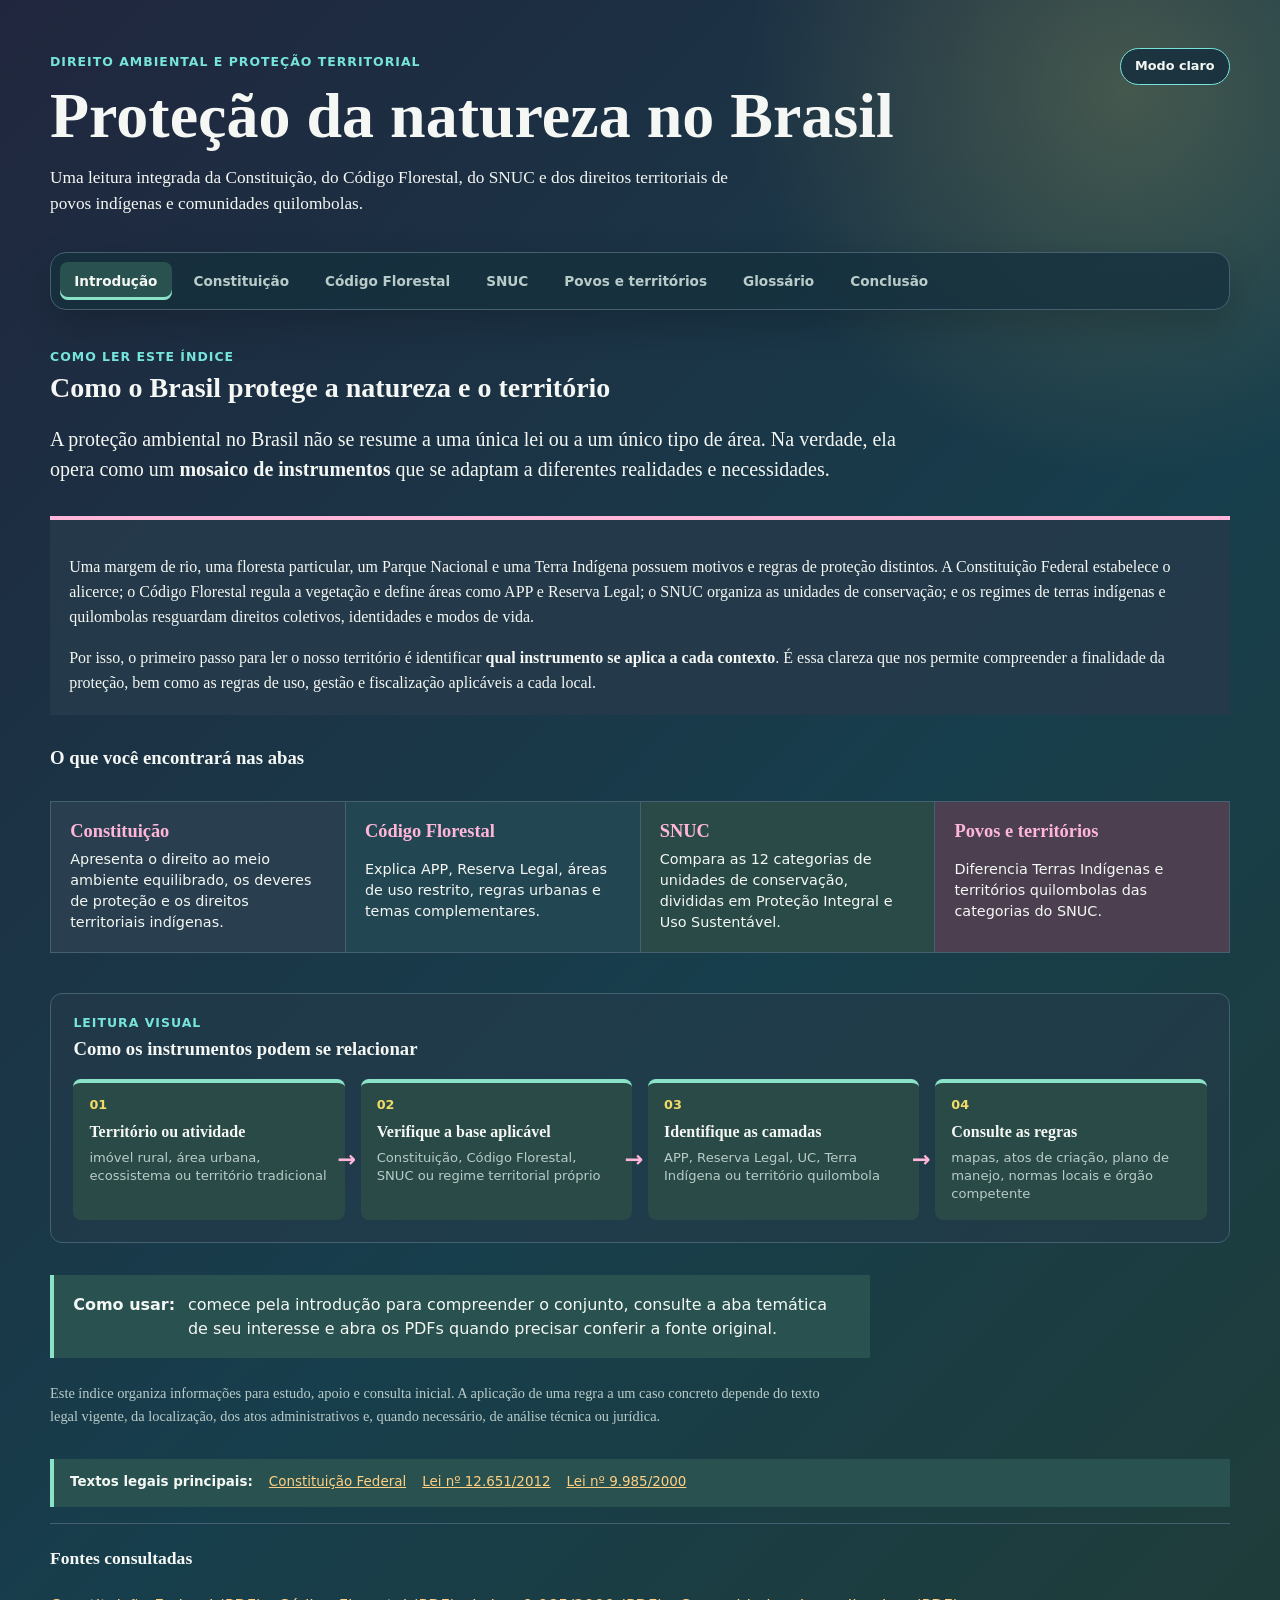
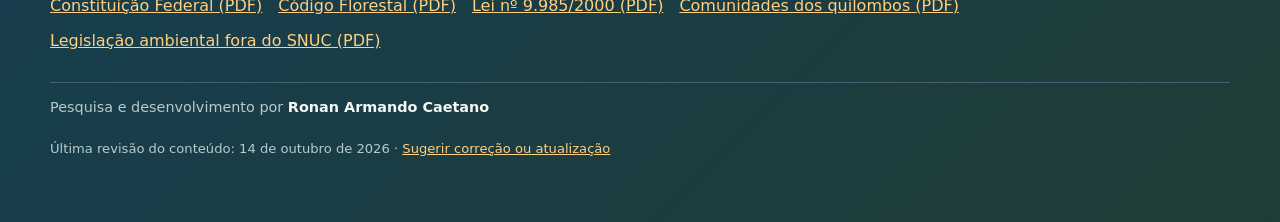
<file: index.html>
<!DOCTYPE html>
<html lang="pt-BR">
<head>
  <meta charset="UTF-8">
  <meta http-equiv="refresh" content="0; url=web_interacion/index_snuc_categorias.html">
  <meta name="viewport" content="width=device-width, initial-scale=1">
  <title>Proteção da natureza no Brasil</title>
</head>
<body>
  <p>Redirecionando para o índice de proteção da natureza.</p>
  <p><a href="web_interacion/index_snuc_categorias.html">Abrir o índice</a></p>
</body>
</html>
</file>
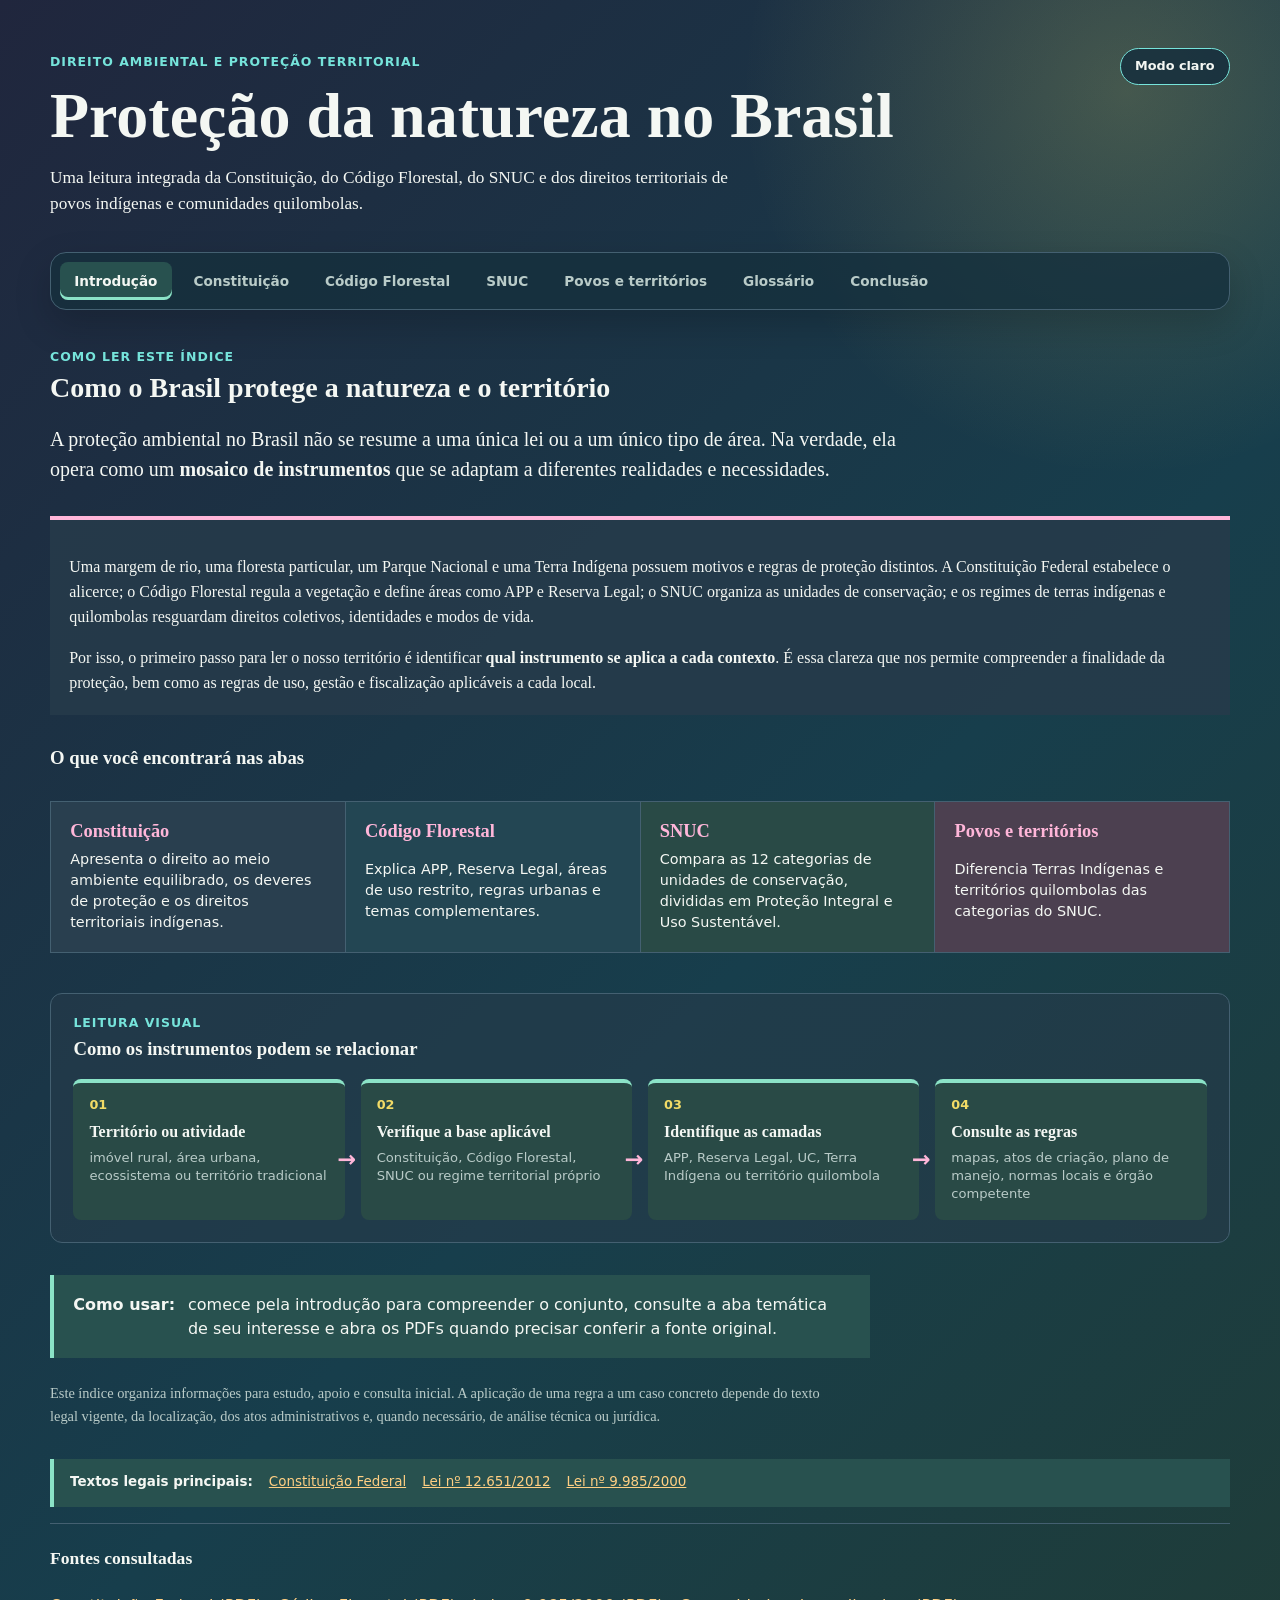
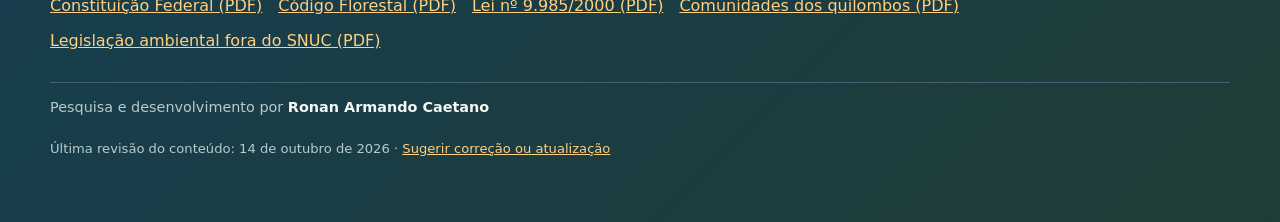
<file: web_interacion/index_snuc_categorias.html>
<!DOCTYPE html>
<html lang="pt-BR">
<head>
  <meta charset="UTF-8">
  <title>Proteção da natureza no Brasil</title>
  <link rel="stylesheet" href="snuc_categorias.css">
</head>
<body>
  <header class="cabecalho">
    <div class="cabecalho-topo">
      <p class="eyebrow">Direito ambiental e proteção territorial</p>
      <button id="alternar-tema" class="alternar-tema" type="button" aria-pressed="false">Modo claro</button>
    </div>
    <h1>Proteção da natureza no Brasil</h1>
    <p class="intro">Uma leitura integrada da Constituição, do Código Florestal, do SNUC e dos direitos territoriais de povos indígenas e comunidades quilombolas.</p>
  </header>

  <nav class="abas" aria-label="Seções da pesquisa" role="tablist">
    <button class="aba ativa" id="tab-introducao" data-aba="introducao" role="tab" aria-selected="true" aria-controls="introducao">Introdução</button>
    <button class="aba" id="tab-constituicao" data-aba="constituicao" role="tab" aria-selected="false" aria-controls="constituicao">Constituição</button>
    <button class="aba" id="tab-florestal" data-aba="florestal" role="tab" aria-selected="false" aria-controls="florestal">Código Florestal</button>
    <button class="aba" id="tab-snuc" data-aba="snuc" role="tab" aria-selected="false" aria-controls="snuc">SNUC</button>
    <button class="aba" id="tab-territorios" data-aba="territorios" role="tab" aria-selected="false" aria-controls="territorios">Povos e territórios</button>
    <button class="aba" id="tab-glossario" data-aba="glossario" role="tab" aria-selected="false" aria-controls="glossario">Glossário</button>
    <button class="aba" id="tab-conclusao" data-aba="conclusao" role="tab" aria-selected="false" aria-controls="conclusao">Conclusão</button>
  </nav>

  <main>
    <section class="painel-aba ativa" id="introducao" data-painel="introducao" role="tabpanel" aria-labelledby="tab-introducao" tabindex="0">
      <p class="eyebrow">Como ler este índice</p>
      <h2>Como o Brasil protege a natureza e o território</h2>
      <p class="introducao-destaque">A proteção ambiental no Brasil não se resume a uma única lei ou a um único tipo de área. Na verdade, ela opera como um <strong>mosaico de instrumentos</strong> que se adaptam a diferentes realidades e necessidades.</p>
      <div class="introducao-blocos">
        <article>
          <p>Uma margem de rio, uma floresta particular, um Parque Nacional e uma Terra Indígena possuem motivos e regras de proteção distintos. A Constituição Federal estabelece o alicerce; o Código Florestal regula a vegetação e define áreas como APP e Reserva Legal; o SNUC organiza as unidades de conservação; e os regimes de terras indígenas e quilombolas resguardam direitos coletivos, identidades e modos de vida.</p>
          <p>Por isso, o primeiro passo para ler o nosso território é identificar <strong>qual instrumento se aplica a cada contexto</strong>. É essa clareza que nos permite compreender a finalidade da proteção, bem como as regras de uso, gestão e fiscalização aplicáveis a cada local.</p>
        </article>
      </div>
      <h3 class="subtitulo-introducao">O que você encontrará nas abas</h3>
      <div class="destaques-grid">
        <article><strong>Constituição</strong><span>Apresenta o direito ao meio ambiente equilibrado, os deveres de proteção e os direitos territoriais indígenas.</span></article>
        <article><strong>Código Florestal</strong><span>Explica APP, Reserva Legal, áreas de uso restrito, regras urbanas e temas complementares.</span></article>
        <article><strong>SNUC</strong><span>Compara as 12 categorias de unidades de conservação, divididas em Proteção Integral e Uso Sustentável.</span></article>
        <article><strong>Povos e territórios</strong><span>Diferencia Terras Indígenas e territórios quilombolas das categorias do SNUC.</span></article>
      </div>
      <section class="mapa-mental" aria-labelledby="mapa-titulo">
        <p class="eyebrow">Leitura visual</p>
        <h3 id="mapa-titulo">Como os instrumentos podem se relacionar</h3>
        <ol class="fluxo-instrumentos">
          <li><strong>Território ou atividade</strong><span>imóvel rural, área urbana, ecossistema ou território tradicional</span></li>
          <li><strong>Verifique a base aplicável</strong><span>Constituição, Código Florestal, SNUC ou regime territorial próprio</span></li>
          <li><strong>Identifique as camadas</strong><span>APP, Reserva Legal, UC, Terra Indígena ou território quilombola</span></li>
          <li><strong>Consulte as regras</strong><span>mapas, atos de criação, plano de manejo, normas locais e órgão competente</span></li>
        </ol>
      </section>
      <div class="orientacao-introducao"><strong>Como usar:</strong><span>comece pela introdução para compreender o conjunto, consulte a aba temática de seu interesse e abra os PDFs quando precisar conferir a fonte original.</span></div>
      <p class="nota-introducao">Este índice organiza informações para estudo, apoio e consulta inicial. A aplicação de uma regra a um caso concreto depende do texto legal vigente, da localização, dos atos administrativos e, quando necessário, de análise técnica ou jurídica.</p>
      <div class="fontes-primarias"><strong>Textos legais principais:</strong><a href="https://www.planalto.gov.br/ccivil_03/constituicao/constituicao.htm" target="_blank" rel="noopener">Constituição Federal</a><a href="https://www.planalto.gov.br/ccivil_03/_ato2011-2014/2012/lei/l12651.htm" target="_blank" rel="noopener">Lei nº 12.651/2012</a><a href="https://www.planalto.gov.br/ccivil_03/leis/l9985.htm" target="_blank" rel="noopener">Lei nº 9.985/2000</a></div>
    </section>

    <section class="painel-aba" id="constituicao" data-painel="constituicao" role="tabpanel" aria-labelledby="tab-constituicao" tabindex="0">
      <p class="eyebrow">Base constitucional</p>
      <h2>Constituição Federal</h2>
      <div class="texto-colunas">
        <article><h3>Art. 225: direito ao meio ambiente</h3><p>Todos têm direito ao meio ambiente ecologicamente equilibrado. O dever de defendê-lo e preservá-lo é do Poder Público e da coletividade, para as presentes e futuras gerações.</p><p>A Constituição também determina a definição de espaços territoriais especialmente protegidos e exige estudo prévio de impacto ambiental para atividades potencialmente causadoras de significativa degradação.</p></article>
        <article><h3>Competência compartilhada</h3><p>União, Estados, Distrito Federal e Municípios têm competência comum para proteger o meio ambiente, combater a poluição e preservar florestas, fauna e flora.</p><p>Esta base constitucional sustenta leis e políticas como o Código Florestal e o SNUC, mas não transforma todos os instrumentos ambientais em unidades de conservação.</p></article>
      </div>
      <div class="fontes-primarias"><strong>Fonte primária:</strong><a href="https://www.planalto.gov.br/ccivil_03/constituicao/constituicao.htm" target="_blank" rel="noopener">Constituição Federal no Planalto</a></div>
    </section>

    <section class="painel-aba" id="florestal" data-painel="florestal" role="tabpanel" aria-labelledby="tab-florestal" tabindex="0">
      <p class="eyebrow">Lei nº 12.651/2012</p>
      <h2>Código Florestal</h2>
      <p>O Código Florestal protege a vegetação nativa e estabelece instrumentos que incidem principalmente sobre imóveis rurais. APP e Reserva Legal não são categorias do SNUC.</p>
      <div id="filtros-florestal" class="filtros-container">
        <button onclick="filtrarFlorestal('Todos')">Todos os instrumentos</button>
        <label class="busca"><span>Buscar instrumento</span><input id="busca-florestal" type="search" placeholder="Ex.: reserva, urbana..." autocomplete="off"></label>
      </div>
      <p id="resultado-florestal" class="resultado-filtro" aria-live="polite"></p>
      <div id="dashboard-florestal" class="dashboard-grid"></div>
      <section class="temas-florestais" aria-labelledby="temas-florestais-titulo">
        <p class="eyebrow">Aprofundamento</p>
        <h3 id="temas-florestais-titulo">Temas complementares do Código Florestal</h3>
        <div id="lista-temas-florestais" class="temas-grid"></div>
        <div class="fontes-primarias"><strong>Fonte primária:</strong><a href="https://www.planalto.gov.br/ccivil_03/_ato2011-2014/2012/lei/l12651.htm" target="_blank" rel="noopener">Lei nº 12.651/2012 no Planalto</a></div>
      </section>
    </section>

    <section class="painel-aba" id="snuc" data-painel="snuc" role="tabpanel" aria-labelledby="tab-snuc" tabindex="0">
      <p class="eyebrow">Lei nº 9.985/2000</p>
      <h2>Sistema Nacional de Unidades de Conservação</h2>
      <p>O SNUC reúne 12 categorias em dois grupos. Use os filtros para comparar objetivos, usos, domínio, visitação e governança.</p>
      <section class="resumo" aria-label="Resumo do SNUC">
        <div><strong id="total-categorias">12</strong><span>categorias no SNUC</span></div>
        <div><strong id="total-protecao">5</strong><span>de proteção integral</span></div>
        <div><strong id="total-uso">7</strong><span>de uso sustentável</span></div>
      </section>
      <div id="filtros-snuc" class="filtros-container">
        <button onclick="filtrarCategorias('Todos')">Todas as Categorias</button>
        <button onclick="filtrarCategorias('Proteção Integral')">Proteção Integral</button>
        <button onclick="filtrarCategorias('Uso Sustentável')">Uso Sustentável</button>
        <label class="busca"><span>Buscar categoria</span><input id="busca-categoria" type="search" placeholder="Ex.: parque, fauna..." autocomplete="off"></label>
      </div>
      <p id="resultado-filtro" class="resultado-filtro" aria-live="polite"></p>
      <div id="dashboard-snuc" class="dashboard-grid"></div>
      <div class="fontes-primarias"><strong>Fonte primária:</strong><a href="https://www.planalto.gov.br/ccivil_03/leis/l9985.htm" target="_blank" rel="noopener">Lei nº 9.985/2000 no Planalto</a></div>
    </section>

    <section class="painel-aba" id="territorios" data-painel="territorios" role="tabpanel" aria-labelledby="tab-territorios" tabindex="0">
      <p class="eyebrow">Direitos coletivos e proteção territorial</p>
      <h2>Povos indígenas e comunidades quilombolas</h2>
      <div class="texto-colunas">
        <article><h3>Terras Indígenas</h3><p>O art. 231 da Constituição reconhece a organização social, os costumes, as línguas, as crenças e as tradições indígenas, além dos direitos originários sobre as terras tradicionalmente ocupadas.</p><p>Essas terras são destinadas à posse permanente indígena, com usufruto exclusivo das riquezas do solo, dos rios e dos lagos. Não são categorias do SNUC.</p></article>
        <article><h3>Territórios quilombolas</h3><p>O reconhecimento e a titulação dos territórios quilombolas seguem regime próprio, com participação de órgãos como INCRA e Fundação Cultural Palmares.</p><p>O material também registra a possibilidade de sobreposição com unidades de conservação e terras indígenas, exigindo medidas de conciliação e sustentabilidade. Não são categorias do SNUC.</p></article>
      </div>
      <div class="fontes-primarias"><strong>Fontes primárias:</strong><a href="https://www.planalto.gov.br/ccivil_03/constituicao/constituicao.htm#art231" target="_blank" rel="noopener">Art. 231 da Constituição</a><a href="https://www.planalto.gov.br/ccivil_03/decreto/2003/d4887.htm" target="_blank" rel="noopener">Decreto nº 4.887/2003</a></div>
    </section>

    <section class="painel-aba" id="conclusao" data-painel="conclusao" role="tabpanel" aria-labelledby="tab-conclusao" tabindex="0">
      <p class="eyebrow">Síntese</p>
      <h2>Como as peças se relacionam</h2>
      <p>O ordenamento territorial brasileiro atua como um quebra-cabeça. As peças se complementam, mas cumprem funções distintas e <strong>não devem ser confundidas</strong>:</p>
      <div class="conclusao-grid">
        <article><strong>A Constituição</strong><span>Fornece a base geral e os deveres fundamentais.</span></article>
        <article><strong>O Código Florestal</strong><span>Regula o uso e a proteção da vegetação, focando no espaço privado, como imóveis rurais e urbanos.</span></article>
        <article><strong>O SNUC</strong><span>Sistematiza as unidades de conservação criadas pelo Poder Público.</span></article>
        <article><strong>Os Regimes Tradicionais</strong><span>Asseguram o direito à terra, à identidade e aos modos de vida de indígenas e quilombolas.</span></article>
      </div>
      <div class="conclusao"><strong>Conclusão:</strong><span>nosso índice entrega uma fotografia ampla e integrada para fins educacionais e de pesquisa preliminar. Para ações concretas em qualquer território, o próximo passo exige a consulta detalhada de atos de criação, mapas, planos de manejo, normativas locais e pareceres dos órgãos de gestão.</span></div>
      <section class="casos-praticos" aria-labelledby="casos-titulo">
        <p class="eyebrow">Aplicação dos conceitos</p>
        <h3 id="casos-titulo">Casos práticos para leitura</h3>
        <div class="casos-grid">
          <article><h4>Imóvel rural no Pantanal</h4><p>Primeiro, verifica-se a existência de APP, Reserva Legal e Área de Uso Restrito. Depois, consultam-se CAR, mapas, licenças e regras específicas do bioma antes de avaliar qualquer intervenção.</p></article>
          <article><h4>UC próxima a Terra Indígena</h4><p>As áreas mantêm regimes jurídicos próprios. A análise deve consultar limites oficiais, atos de criação, plano de manejo e os órgãos responsáveis para compatibilizar proteção ambiental e direitos territoriais.</p></article>
          <article><h4>Curso d'água em área urbana</h4><p>É necessário verificar APP, área urbana consolidada, legislação municipal, regras da Lei nº 14.285/2021 e eventual licenciamento antes de ocupar ou alterar a margem.</p></article>
        </div>
      </section>
    </section>

    <section class="painel-aba" id="glossario" data-painel="glossario" role="tabpanel" aria-labelledby="tab-glossario" tabindex="0">
      <p class="eyebrow">Consulta rápida</p>
      <h2>Glossário de proteção ambiental e territorial</h2>
      <p>Pesquise uma expressão para encontrar sua definição e o contexto jurídico em que ela aparece.</p>
      <div class="filtros-glossario">
        <label class="busca busca-glossario"><span>Buscar termo</span><input id="busca-glossario" type="search" placeholder="Ex.: APP, manejo, território..." autocomplete="off"></label>
        <label class="busca"><span>Filtrar por área</span><select id="filtro-glossario">
          <option value="Todos">Todas as áreas</option>
          <option value="Direito ambiental">Direito ambiental</option>
          <option value="SNUC">SNUC</option>
          <option value="Ecologia marinha">Ecologia marinha</option>
          <option value="Pesquisa e campo">Pesquisa e campo</option>
        </select></label>
      </div>
      <p id="resultado-glossario" class="resultado-filtro" aria-live="polite"></p>
      <div id="lista-glossario" class="glossario-grid"></div>
    </section>
  </main>

  <footer class="fontes">
    <h2>Fontes consultadas</h2>
    <a href="../Constituicao-Compilado.pdf" target="_blank" rel="noopener">Constituição Federal (PDF)</a>
    <a href="../Codigo_florestal/Codigo_florestal_2ed.pdf" target="_blank" rel="noopener">Código Florestal (PDF)</a>
    <a href="../Snuc/Snuc_lei.pdf" target="_blank" rel="noopener">Lei nº 9.985/2000 (PDF)</a>
    <a href="../comunidades_tradicionais/comunidades%20dos%20quilombos.pdf" target="_blank" rel="noopener">Comunidades dos quilombos (PDF)</a>
    <a href="../Snuc/Environmental_legislation_and_protected_areas_outside_SNUC_LeapSpace.pdf" target="_blank" rel="noopener">Legislação ambiental fora do SNUC (PDF)</a>
    <p class="autor" aria-label="Autoria do projeto">Pesquisa e desenvolvimento por <strong>Ronan Armando Caetano</strong></p>
    <p class="atualizacao">Última revisão do conteúdo: <time datetime="2026-10-14">14 de outubro de 2026</time> · <a href="https://github.com/caetanoronan/unidades-conservacao/issues" target="_blank" rel="noopener">Sugerir correção ou atualização</a></p>
  </footer>

  <script src="snuc_categorias.js"></script>
</body>
</html>
</file>
<file: web_interacion/snuc_categorias.css>
:root {
  --ink: #f4f7f3;
  --muted: #b9cbc8;
  --canvas: #20263d;
  --paper: #263b4a;
  --line: #446071;
  --sage: #28514f;
  --accent: #ffb6d9;
  --accent-dark: #182f3c;
  --green: #8be3c7;
  --bg-start: #20263d;
  --bg-mid: #173e4c;
  --bg-end: #203c36;
}

* { box-sizing: border-box; }

body {
  font-family: Georgia, 'Times New Roman', serif;
  max-width: none;
  margin: 0 auto;
  padding: 2rem;
  background: radial-gradient(circle at 88% 5%, rgba(242,219,102,.2), transparent 24rem), linear-gradient(135deg, var(--bg-start) 0%, var(--bg-mid) 55%, var(--bg-end) 100%);
  color: var(--ink);
}

.cabecalho { max-width: 1180px; margin: 1rem auto 2rem; }
.cabecalho-topo { display: flex; align-items: center; justify-content: space-between; gap: 1rem; }
.alternar-tema { padding: .65rem .9rem; border: 1px solid #76e4db; border-radius: 999px; background: rgba(23,47,61,.86); color: #f4f7f3; font: 700 .8rem/1.1 system-ui, sans-serif; cursor: pointer; }
.alternar-tema:hover { background: #28514f; }
.eyebrow { margin: 0 0 .45rem; color: #76e4db; font: 700 .78rem/1.2 system-ui, sans-serif; letter-spacing: .08em; text-transform: uppercase; }
h1 { margin: 0; font-size: clamp(2.1rem, 5vw, 4.2rem); line-height: .98; }
h2 { margin: 0 0 .7rem; font-size: 1.75rem; }
.intro, .section-heading p { max-width: 680px; font-size: 1.08rem; line-height: 1.5; }

.abas { max-width: 1180px; margin: 2.2rem auto 0; display: flex; flex-wrap: wrap; gap: .45rem; padding: .55rem; border: 1px solid var(--line); border-radius: 16px; background: rgba(21,48,61,.78); box-shadow: 0 14px 36px rgba(0,0,0,.18); }
.aba { padding: .7rem .9rem; border: 0; border-radius: 8px; background: transparent; color: var(--muted); font: 700 .85rem/1.2 system-ui, sans-serif; cursor: pointer; }
.aba:hover, .aba.ativa { background: var(--sage); color: var(--ink); }
.aba.ativa { box-shadow: inset 0 -3px 0 var(--green); }
.aba:focus-visible, button:focus-visible, input:focus-visible, summary:focus-visible, a:focus-visible { outline: 3px solid #f2db66; outline-offset: 3px; }
.painel-aba { display: none; max-width: 1180px; margin: 0 auto; padding: 2.5rem 0 1rem; }
.painel-aba.ativa { display: block; animation: aparecer .25s ease-out; }
@keyframes aparecer { from { opacity: 0; transform: translateY(5px); } to { opacity: 1; transform: translateY(0); } }
.painel-aba > p:not(.eyebrow) { max-width: 780px; font-size: 1.05rem; line-height: 1.55; }
.introducao-destaque { max-width: 850px !important; font-size: 1.25rem !important; line-height: 1.5 !important; }
.introducao-blocos { display: grid; grid-template-columns: repeat(auto-fit, minmax(280px, 1fr)); gap: 1rem; margin: 2rem 0; }
.introducao-blocos article { padding: 1.2rem; background: rgba(38,59,74,.88); border-top: 4px solid var(--accent); }
.introducao-blocos article:nth-child(2) { border-top-color: #8be3c7; background: #244452; }
.introducao-blocos h3 { margin-top: 0; }
.introducao-blocos p { margin-bottom: 0; line-height: 1.55; }
.subtitulo-introducao { margin: 2rem 0 .8rem; }
.destaques-grid { display: grid; grid-template-columns: repeat(auto-fit, minmax(210px, 1fr)); gap: 1px; margin-top: 2rem; background: var(--line); border: 1px solid var(--line); }
.destaques-grid article { display: grid; gap: .45rem; min-height: 110px; padding: 1.2rem; background: rgba(38,59,74,.88); }
.destaques-grid strong { color: #ffb6d9; font-size: 1.15rem; }
.destaques-grid article:nth-child(2) { background: #234653; }
.destaques-grid article:nth-child(3) { background: #294a46; }
.destaques-grid article:nth-child(4) { background: #4c4050; }
.destaques-grid span { font: .9rem/1.45 system-ui, sans-serif; }
.mapa-mental { margin-top: 2.5rem; padding: 1.4rem; border: 1px solid var(--line); border-radius: 12px; background: rgba(38,59,74,.58); }
.mapa-mental h3 { margin-top: 0; }
.fluxo-instrumentos { display: grid; grid-template-columns: repeat(4, 1fr); gap: 1rem; margin: 1.2rem 0 0; padding: 0; list-style: none; counter-reset: fluxo; }
.fluxo-instrumentos li { position: relative; min-height: 120px; padding: 1rem; border-top: 4px solid var(--green); border-radius: 8px; background: #294a46; counter-increment: fluxo; }
.fluxo-instrumentos li::before { content: counter(fluxo, decimal-leading-zero); display: block; margin-bottom: .7rem; color: #f2db66; font: 700 .8rem/1 system-ui, sans-serif; }
.fluxo-instrumentos li:not(:last-child)::after { content: '→'; position: absolute; right: -.72rem; top: 47%; z-index: 1; color: #ffb6d9; font: 700 1.4rem/1 system-ui, sans-serif; }
.fluxo-instrumentos strong, .fluxo-instrumentos span { display: block; }
.fluxo-instrumentos span { margin-top: .45rem; color: var(--muted); font: .82rem/1.4 system-ui, sans-serif; }
.fontes-primarias { display: flex; flex-wrap: wrap; gap: .7rem 1rem; align-items: center; margin-top: 2rem; padding: .9rem 1rem; border-left: 4px solid var(--green); background: var(--sage); font: .84rem/1.4 system-ui, sans-serif; }
.fontes-primarias a, .atualizacao a { color: #ffcf83; }
.casos-praticos { margin-top: 3rem; padding-top: 2rem; border-top: 1px solid var(--line); }
.casos-praticos h3 { margin-top: 0; }
.casos-grid { display: grid; grid-template-columns: repeat(3, 1fr); gap: 1rem; }
.casos-grid article { padding: 1.1rem; border-left: 4px solid #ffb6d9; background: #4c4050; }
.casos-grid article:nth-child(2) { border-left-color: #8be3c7; background: #234653; }
.casos-grid article:nth-child(3) { border-left-color: #f2db66; background: #4b4635; }
.casos-grid h4 { margin: 0 0 .5rem; }
.casos-grid p { margin: 0; font: .9rem/1.5 system-ui, sans-serif; }
.atualizacao { flex-basis: 100%; margin: .4rem 0 0; color: var(--muted); font: .82rem/1.4 system-ui, sans-serif; }
.texto-colunas { display: grid; grid-template-columns: repeat(auto-fit, minmax(280px, 1fr)); gap: 2rem; }
.texto-colunas article { max-width: 560px; }
.texto-colunas h3 { margin-bottom: .45rem; }
.texto-colunas p { line-height: 1.55; }
.conclusao { display: flex; gap: .8rem; max-width: 820px; margin-top: 2rem; padding: 1.2rem; background: var(--sage); border-left: 4px solid var(--green); font-size: 1.05rem; line-height: 1.5; }
.conclusao strong { white-space: nowrap; }
.conclusao-grid { display: grid; grid-template-columns: repeat(auto-fit, minmax(220px, 1fr)); gap: 1rem; margin-top: 2rem; }
.conclusao-grid article { display: grid; gap: .5rem; padding: 1.1rem; background: rgba(38,59,74,.88); border-top: 4px solid var(--green); }
.conclusao-grid strong { color: var(--green); }
.conclusao-grid span { font: .92rem/1.45 system-ui, sans-serif; }
.conclusao-grid article:nth-child(2) { background: #4c4050; border-top-color: #ffb6d9; }
.conclusao-grid article:nth-child(3) { background: #4b4635; border-top-color: #f2db66; }
.busca-glossario { max-width: 420px; margin: 1.5rem 0 .5rem; }
.filtros-glossario { display: flex; flex-wrap: wrap; align-items: end; gap: 1rem; }
.filtros-glossario .busca { margin-left: 0; }
.filtros-glossario select { padding: .65rem .8rem; border: 1px solid #7aa69d; border-radius: 8px; background: #172f3d; color: var(--ink); font: .9rem/1.2 system-ui, sans-serif; }
.glossario-grid { display: grid; grid-template-columns: repeat(auto-fit, minmax(280px, 1fr)); gap: 1rem; }
.termo-glossario { padding: 1.1rem; background: rgba(38,59,74,.88); border-left: 4px solid var(--accent); }
.termo-glossario h3 { margin: 0 0 .5rem; font-size: 1.1rem; }
.termo-glossario p { margin: 0 0 .8rem; font: .92rem/1.5 system-ui, sans-serif; }
.termo-glossario span { color: var(--muted); font: .8rem/1.35 system-ui, sans-serif; }
.termo-glossario .badge-glossario { background: #f2db66; color: #3f3520; margin-bottom: .7rem; }
.glossario-grid .termo-glossario:nth-child(5n + 1) { background: #4c4050; border-left-color: #ffb6d9; }
.glossario-grid .termo-glossario:nth-child(5n + 2) { background: #234653; border-left-color: #8be3c7; }
.glossario-grid .termo-glossario:nth-child(5n + 3) { background: #294a46; border-left-color: #9be4c5; }
.glossario-grid .termo-glossario:nth-child(5n + 4) { background: #4b4635; border-left-color: #f2db66; }
.glossario-grid .termo-glossario:nth-child(5n + 5) { background: #3e3a58; border-left-color: #d5b5f2; }
.orientacao-introducao { display: flex; gap: .8rem; max-width: 820px; margin-top: 2rem; padding: 1.1rem 1.2rem; background: var(--sage); border-left: 4px solid var(--green); font: 1rem/1.5 system-ui, sans-serif; }
.orientacao-introducao strong { white-space: nowrap; }
.nota-introducao { margin-top: 1.5rem; color: var(--muted); font-size: .9rem !important; }

.resumo { display: flex; flex-wrap: wrap; gap: 1px; margin: 2rem 0; background: var(--line); border: 1px solid var(--line); }
.resumo div { flex: 1 1 180px; padding: 1rem 1.2rem; background: var(--paper); }
.resumo strong, .resumo span { display: block; }
.resumo strong { font-size: 2rem; color: #f2db66; }
.resumo span, .resultado-filtro, .busca span, .metadados { font-family: system-ui, sans-serif; }

.filtros-container {
  display: flex;
  align-items: end;
  flex-wrap: wrap;
  gap: 1rem;
  margin-bottom: 2rem;
}

.filtros-container button {
  padding: 0.6rem 1.2rem;
  border: 1px solid var(--accent-dark);
  border-radius: 3px;
  background: var(--green);
  color: #163b3b;
  cursor: pointer;
  transition: .2s;
}
.filtros-container button:hover { background: var(--accent); }
.busca { display: grid; gap: .35rem; min-width: 220px; margin-left: auto; }
.busca span { font-size: .78rem; font-weight: 700; }
.busca input { padding: .65rem .8rem; border: 1px solid #7aa69d; border-radius: 8px; background: #172f3d; color: var(--ink); }
.resultado-filtro { min-height: 1.3rem; color: var(--muted); font-size: .88rem; }

.dashboard-grid {
  display: grid;
  grid-template-columns: repeat(auto-fit, minmax(300px, 1fr));
  gap: 1.5rem;
}

.card {
  background: var(--paper);
  border-radius: 8px;
  padding: 1.2rem;
  box-shadow: 0 16px 30px rgba(0,0,0,.18);
  border-top: 6px solid #999;
  transition: transform .2s ease, box-shadow .2s ease;
}
.card:hover { transform: translateY(-4px); box-shadow: 0 20px 36px rgba(0,0,0,.28); }
.card-protecao { border-top-color: var(--green); }
.card-uso      { border-top-color: #ffb6a3; }
.card-florestal { border-top-color: var(--green); }

#dashboard-snuc .card:nth-child(4n + 2) { background: #234653; border-top-color: #8be3c7; }
#dashboard-snuc .card:nth-child(4n + 3) { background: #4c4050; border-top-color: #ffb6d9; }
#dashboard-snuc .card:nth-child(4n + 4) { background: #3e3a58; border-top-color: #d5b5f2; }
#dashboard-florestal .card:nth-child(5n + 2) { background: #294a46; border-top-color: #9be4c5; }
#dashboard-florestal .card:nth-child(5n + 3) { background: #4b4635; border-top-color: #f2db66; }
#dashboard-florestal .card:nth-child(5n + 4) { background: #4c4050; border-top-color: #ffb6d9; }
#dashboard-florestal .card:nth-child(5n + 5) { background: #3e3a58; border-top-color: #d5b5f2; }

.badge {
  display: inline-block;
  font-size: .75rem;
  padding: .2rem .6rem;
  border-radius: 999px;
  color: #fff;
  margin-bottom: .8rem;
}
.badge.card-protecao { background: var(--green); color: #163b3b; }
.badge.card-uso      { background: #ffb6a3; color: #4d2730; }
.badge-florestal { background: var(--green); }

.card h3 { margin: 0 0 .4rem; }

.card-conteudo p {
  font-size: .9rem;
  line-height: 1.4;
  margin: .6rem 0;
}

.metadados { display: grid; gap: .55rem; margin: 1rem 0 0; padding-top: .9rem; border-top: 1px solid var(--line); font-size: .82rem; }
.metadados div { display: grid; grid-template-columns: 6.2rem 1fr; gap: .5rem; }
.metadados dt { color: var(--muted); font-weight: 700; }
.metadados dd { margin: 0; }

.fora-snuc { margin-top: 4rem; padding: 2rem 0; border-top: 1px solid #b8b5aa; }
.instrumentos-grid { display: grid; grid-template-columns: repeat(auto-fit, minmax(210px, 1fr)); gap: 1rem; }
.instrumentos-grid article { padding: 1.1rem; background: var(--sage); border-left: 4px solid var(--green); }
.instrumentos-grid h3 { margin: 0 0 .4rem; font-size: 1.05rem; }
.instrumentos-grid p { margin: 0; font: .9rem/1.45 system-ui, sans-serif; }
.temas-florestais { margin-top: 3rem; padding-top: 2rem; border-top: 1px solid #b8b5aa; }
.temas-florestais > h3 { margin-top: 0; font-size: 1.45rem; }
.temas-grid { display: grid; grid-template-columns: repeat(auto-fit, minmax(280px, 1fr)); gap: .8rem; }
.tema-florestal { padding: .9rem 1rem; background: var(--sage); border-left: 4px solid var(--green); }
.tema-florestal:nth-child(3n + 2) { background: #4c4050; border-left-color: #ffb6d9; }
.tema-florestal:nth-child(3n + 3) { background: #4b4635; border-left-color: #f2db66; }
.tema-florestal summary { cursor: pointer; font-weight: 700; }
.tema-florestal p, .tema-florestal li { font: .9rem/1.45 system-ui, sans-serif; }
.tema-florestal ul { padding-left: 1.2rem; }
.tema-florestal a { color: #ffcf83; font: .82rem/1.3 system-ui, sans-serif; }
.fontes { max-width: 1180px; margin: 0 auto; display: flex; flex-wrap: wrap; align-items: baseline; gap: 1rem; padding: 1.5rem 0 2rem; border-top: 1px solid var(--line); font-family: system-ui, sans-serif; }
.fontes h2 { flex-basis: 100%; font: 700 1.1rem Georgia, serif; }
.fontes a { color: #ffcf83; }
.autor { flex-basis: 100%; margin: 1rem 0 0; padding-top: .9rem; border-top: 1px solid var(--line); color: var(--muted); font: .9rem/1.4 system-ui, sans-serif; }
.autor strong { color: var(--ink); }

@media (prefers-reduced-motion: reduce) {
  *, *::before, *::after { scroll-behavior: auto !important; animation-duration: .01ms !important; transition-duration: .01ms !important; }
}

[data-theme="light"] {
  --ink: #243a37;
  --muted: #52635c;
  --paper: #fffdf8;
  --line: #cbd3c9;
  --sage: #deebe2;
  --accent: #d979a9;
  --accent-dark: #70405d;
  --green: #3f806d;
  --bg-start: #fff0df;
  --bg-mid: #e4f5ef;
  --bg-end: #f3e5fb;
}

[data-theme="light"] body {
  background: radial-gradient(circle at 8% 12%, rgba(255,182,217,.42), transparent 18rem), radial-gradient(circle at 88% 5%, rgba(242,219,102,.36), transparent 22rem), linear-gradient(135deg, var(--bg-start) 0%, var(--bg-mid) 55%, var(--bg-end) 100%);
}

[data-theme="light"] .eyebrow { color: #39776e; }
[data-theme="light"] .alternar-tema { border-color: #70405d; background: #fff4fb; color: #70405d; }
[data-theme="light"] .alternar-tema:hover { background: #f6d9e8; }
[data-theme="light"] .abas { background: rgba(255,253,248,.82); box-shadow: 0 10px 28px rgba(63,109,88,.1); }
[data-theme="light"] .aba { color: var(--muted); }
[data-theme="light"] .aba:hover, [data-theme="light"] .aba.ativa { background: #dcecf0; color: var(--ink); }
[data-theme="light"] .aba.ativa { box-shadow: inset 0 -3px 0 var(--green); }
[data-theme="light"] .introducao-blocos article,
[data-theme="light"] .destaques-grid article,
[data-theme="light"] .conclusao-grid article,
[data-theme="light"] .termo-glossario,
[data-theme="light"] .card,
[data-theme="light"] .resumo div { background: var(--paper); }
[data-theme="light"] .introducao-blocos article:nth-child(1),
[data-theme="light"] .destaques-grid article:nth-child(1) { background: #f8dce8; }
[data-theme="light"] .introducao-blocos article:nth-child(2),
[data-theme="light"] .destaques-grid article:nth-child(2) { background: #dcecf0; }
[data-theme="light"] .destaques-grid article:nth-child(3) { background: #e1f0e3; }
[data-theme="light"] .destaques-grid article:nth-child(4) { background: #f8edc9; }
[data-theme="light"] #dashboard-snuc .card:nth-child(4n + 1) { background: #e1f0e3; }
[data-theme="light"] #dashboard-snuc .card:nth-child(4n + 2) { background: #dcecf0; }
[data-theme="light"] #dashboard-snuc .card:nth-child(4n + 3) { background: #f8dce8; }
[data-theme="light"] #dashboard-snuc .card:nth-child(4n + 4) { background: #e7def4; }
[data-theme="light"] #dashboard-florestal .card:nth-child(5n + 1) { background: #dcecf0; }
[data-theme="light"] #dashboard-florestal .card:nth-child(5n + 2) { background: #e1f0e3; }
[data-theme="light"] #dashboard-florestal .card:nth-child(5n + 3) { background: #f8edc9; }
[data-theme="light"] #dashboard-florestal .card:nth-child(5n + 4) { background: #f8dce8; }
[data-theme="light"] #dashboard-florestal .card:nth-child(5n + 5) { background: #e7def4; }
[data-theme="light"] .conclusao-grid article:nth-child(3n + 1) { background: #e1f0e3; border-top-color: #3f806d; }
[data-theme="light"] .conclusao-grid article:nth-child(3n + 2) { background: #f8dce8; border-top-color: #d979a9; }
[data-theme="light"] .conclusao-grid article:nth-child(3n + 3) { background: #f8edc9; border-top-color: #b88a27; }
[data-theme="light"] .glossario-grid .termo-glossario:nth-child(5n + 1) { background: #f8dce8; border-left-color: #d979a9; }
[data-theme="light"] .glossario-grid .termo-glossario:nth-child(5n + 2) { background: #dcecf0; border-left-color: #438291; }
[data-theme="light"] .glossario-grid .termo-glossario:nth-child(5n + 3) { background: #e1f0e3; border-left-color: #3f806d; }
[data-theme="light"] .glossario-grid .termo-glossario:nth-child(5n + 4) { background: #f8edc9; border-left-color: #b88a27; }
[data-theme="light"] .glossario-grid .termo-glossario:nth-child(5n + 5) { background: #e7def4; border-left-color: #8063a6; }
[data-theme="light"] .card h3,
[data-theme="light"] .card-conteudo p,
[data-theme="light"] .metadados dd { color: #243a37; }
[data-theme="light"] .destaques-grid strong { color: #70405d; }
[data-theme="light"] .resumo strong { color: #9a6a12; }
[data-theme="light"] .conclusao,
[data-theme="light"] .orientacao-introducao,
[data-theme="light"] .instrumentos-grid article,
[data-theme="light"] .tema-florestal { background: var(--sage); }
[data-theme="light"] .filtros-container button { background: #3f806d; color: #fffdf8; border-color: #2f6556; }
[data-theme="light"] .filtros-container button:hover { background: #2f6556; }
[data-theme="light"] .busca input { background: var(--paper); color: var(--ink); border-color: #8d9d95; }
[data-theme="light"] .filtros-glossario select { background: var(--paper); color: var(--ink); border-color: #8d9d95; }
[data-theme="light"] .tema-florestal a,
[data-theme="light"] .fontes a { color: #70405d; }
[data-theme="light"] .nota-introducao,
[data-theme="light"] .termo-glossario span { color: var(--muted); }
[data-theme="light"] .mapa-mental { background: rgba(255,253,248,.65); }
[data-theme="light"] .fluxo-instrumentos li { background: #e1f0e3; }
[data-theme="light"] .fluxo-instrumentos li:nth-child(2) { background: #dcecf0; }
[data-theme="light"] .fluxo-instrumentos li:nth-child(3) { background: #f8dce8; }
[data-theme="light"] .fluxo-instrumentos li:nth-child(4) { background: #e7def4; }
[data-theme="light"] .fluxo-instrumentos span { color: var(--muted); }
[data-theme="light"] .fontes-primarias { background: var(--sage); }
[data-theme="light"] .fontes-primarias a, [data-theme="light"] .atualizacao a { color: #70405d; }
[data-theme="light"] .casos-grid article { background: #f8dce8; }
[data-theme="light"] .casos-grid article:nth-child(2) { background: #dcecf0; }
[data-theme="light"] .casos-grid article:nth-child(3) { background: #f8edc9; }

@media (max-width: 600px) {
  body { padding: 1.2rem; }
  .abas { gap: .15rem; }
  .aba { flex: 1 1 42%; text-align: left; }
  .filtros-container { align-items: stretch; }
  .filtros-container button, .busca { width: 100%; margin-left: 0; }
  .conclusao { display: block; }
  .conclusao strong { display: block; margin-bottom: .35rem; }
  .conclusao-grid { grid-template-columns: 1fr; }
  .orientacao-introducao { display: block; }
  .orientacao-introducao strong { display: block; margin-bottom: .35rem; }
  .fluxo-instrumentos, .casos-grid { grid-template-columns: 1fr; }
  .fluxo-instrumentos li:not(:last-child)::after { content: '↓'; right: auto; top: auto; bottom: -.85rem; left: 50%; }
}
</file>
